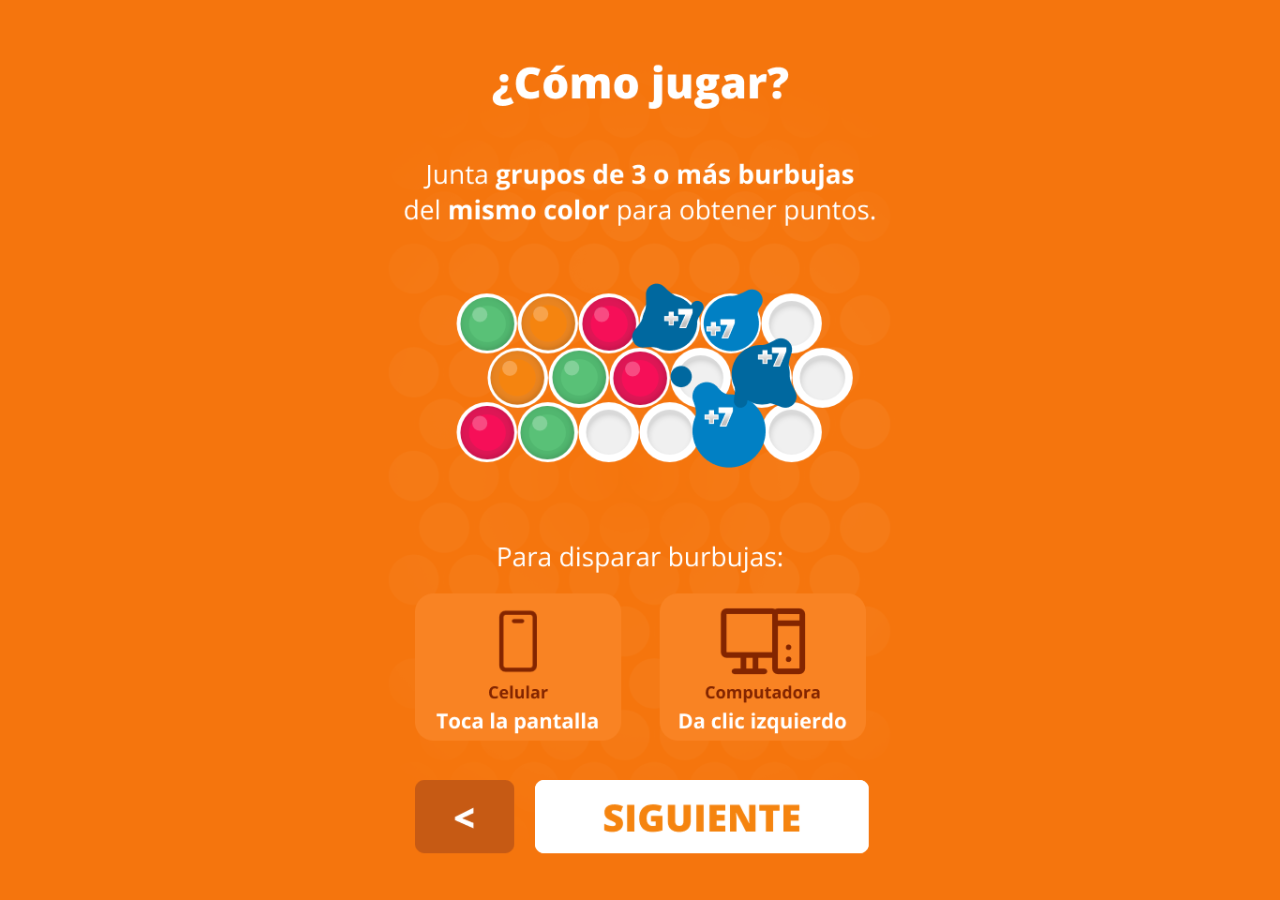
<file: activity/index.html>
<!DOCTYPE html PUBLIC "-//W3C//DTD XHTML 1.0 Transitional//EN" "http://www.w3.org/TR/xhtml1/DTD/xhtml1-transitional.dtd"><html><head><meta charset="utf-8"><meta http-equiv="content-type" content="text/html; charset=utf-8"><meta name="viewport" content="width=device-width,initial-scale=1,user-scalable=no"><title>Blue Pure Loyalty</title><meta http-equiv="content-script-type" content="text/javascript"><meta http-equiv="content-style-type" content="text/css"><meta name="generator" content="ct.js Game Editor"><link type="text/css" href="ct.css" rel="stylesheet"><meta name="theme-color" content="#F58428"><meta name="application-name" content="Blue Pure Loyalty"><link rel="icon" type="image/png" sizes="16x16" href="favicon-16x16.png"><link rel="icon" type="image/png" sizes="32x32" href="favicon-32x32.png"><link rel="icon" type="image/png" sizes="48x48" href="favicon-48x48.png"><link rel="icon" type="image/png" sizes="64x64" href="favicon-64x64.png"><meta name="apple-mobile-web-app-capable" content="yes"><meta name="apple-mobile-web-app-title" content="Blue Pure Loyalty"><meta name="apple-mobile-web-app-status-bar-style" content="default"><link rel="apple-touch-icon" sizes="57x57" href="apple-touch-icon-57x57.png"><link rel="apple-touch-icon" sizes="60x60" href="apple-touch-icon-60x60.png"><link rel="apple-touch-icon" sizes="72x72" href="apple-touch-icon-72x72.png"><link rel="apple-touch-icon" sizes="76x76" href="apple-touch-icon-76x76.png"><link rel="apple-touch-icon" sizes="114x114" href="apple-touch-icon-114x114.png"><link rel="apple-touch-icon" sizes="120x120" href="apple-touch-icon-120x120.png"><link rel="apple-touch-icon" sizes="144x144" href="apple-touch-icon-144x144.png"><link rel="apple-touch-icon" sizes="152x152" href="apple-touch-icon-152x152.png"><link rel="apple-touch-icon" sizes="167x167" href="apple-touch-icon-167x167.png"><link rel="apple-touch-icon" sizes="180x180" href="apple-touch-icon-180x180.png"><link rel="apple-touch-icon" sizes="1024x1024" href="apple-touch-icon-1024x1024.png"><link rel="icon" type="image/png" sizes="228x228" href="coast-228x228.png"><meta name="msapplication-TileColor" content="#F58428"><meta name="msapplication-TileImage" content="mstile-144x144.png"></head><body><script type="text/javascript" src="./sscd.min.js"></script><script type="text/javascript" src="./howler.min.js"></script><div id="ct"><div class="ct-aLoadingScreen"><div class="ct-aLoadingProgress" data-progress="0"><div class="ct-aMadeWithImage"><svg width="1035" height="894" viewBox="0 0 1035 894" fill="none" xmlns="http://www.w3.org/2000/svg"><path fill-rule="evenodd" clip-rule="evenodd" d="M523 222l-2 7a18 18 0 01-11 9 30 30 0 01-17 0 18 18 0 01-11-10c-2-2-3-5-3-8l1-4 4-2c1-1 3 0 4 1l2 3 1 5a8 8 0 005 4l5 1 6-1 2-1 2-2 1-4 3-4h4l3 2c1 1 2 3 1 4zm-39-111c12 3 3 25-1 35-3 10-11 33-21 31-9-2-6-25-2-39 5-15 13-30 24-27zM257 556c-19-47 19-174 67-296l20-46C396 97 450 25 505 0a180 180 0 00-1 69 362 362 0 01120 21c18-14 34-24 48-30s33-10 57-12c-39 123-60 209-63 255-7 115 3 189 6 221 14 2 29 1 50-7 13-5 29-19 24-42-3-15-23-18-35-16-5 0-15-1-18-9-2-9 5-16 11-18 13-6 41-10 60 8 17 16 18 39 14 57-3 17-15 29-25 37-20 15-53 24-80 28-1 18-17 25-29 31-39 17-111 26-186 22-108-4-188-25-201-59zm326-430c12 3 5 25 2 35-4 10-12 33-21 31-10-2-7-26-2-40 4-14 10-29 21-26z" fill="currentColor"/><path d="M93 709c3 0 5 2 6 7a2334 2334 0 01-2 124l-8 2c-4 0-5-2-5-6v-45a656 656 0 00-1-38c-5 8-11 15-18 20-8 5-16 7-25 7s-17-4-23-11a902 902 0 00-1 64c0 3-1 5-3 7l-7 2c-4 0-6-2-6-6V722c0-2 1-5 3-7 1-2 3-3 5-3l6 2c2 1 2 3 3 5 0 15 3 26 7 33s9 11 15 11a36 36 0 0025-10c3-3 6-6 8-11 4-6 7-15 11-24 2-6 5-9 10-9zM172 749c6 0 9 5 9 15v30l3 45c0 4-4 5-11 5h-3c-1 0-2 0-3-2v-4-6c-7 7-15 10-25 10-19 0-28-15-28-44 0-16 3-28 9-36s15-13 26-13c5 0 11 1 16 3 2-2 4-3 7-3zm-20 18c-8 0-14 2-17 6-4 5-6 13-6 25 0 19 5 29 16 29 3 0 6-1 9-4 4-2 6-5 7-8 3-7 4-15 4-24 0-8-1-15-3-18-2-4-6-6-10-6zM243 748l-1-38c0-7 3-11 7-11 5 0 8 2 8 6l1 31a2026 2026 0 003 101c0 4-3 6-9 6-4 0-6-2-6-8-5 5-12 7-20 7-10 0-18-4-25-11-6-8-9-17-9-28s2-21 7-31c4-9 11-16 21-20a43 43 0 0123-4zm1 28l-4-7-4-3h-6l-7 2c-3 2-6 4-8 8a44 44 0 00-2 42c3 5 8 8 13 8 6 0 11-3 14-9 4-6 5-13 5-22l-1-19zM302 749c7 0 13 2 20 7 6 4 9 9 9 15s-2 12-7 18c-6 5-13 9-21 10l-17 1c1 11 4 18 9 22l5 2c8 0 15-2 21-8 5-5 9-8 12-8l5 3 3 6c0 3-4 8-13 15l-13 8-15 3c-12 0-20-8-26-23-3-9-5-19-5-30s3-21 8-29 13-12 25-12zm1 14c-5 0-10 3-13 9-2 2-3 6-4 13 18 0 28-4 28-13 0-6-4-9-11-9zM415 842c-4 0-9-9-13-27-4-17-6-37-6-59 0-2 1-4 3-5 2-2 3-2 5-2l4 1 1 4c0 21 4 41 11 60l5-10 6-10c2-3 5-4 8-4 2 0 5 2 8 6l8 14 4 7c4-11 5-21 5-31l-1-30c0-2 1-4 3-5l6-3c4 0 6 8 6 23v11c0 18-3 34-9 48-3 8-6 12-11 12-2 0-4-2-7-5l-7-14-6-12-6 11-5 11-5 6c-2 2-5 3-7 3zM504 716c3 0 5 1 7 3s3 5 3 7c0 3-1 5-3 8l-7 3c-3 0-5-1-7-3s-3-5-3-8c0-6 3-10 10-10zm9 104v14c0 3-1 5-3 7l-6 2c-4 0-6-1-6-5a4177 4177 0 01-2-87c1-2 2-4 5-4 7 0 11 3 12 9l1 7-1 13v44zM541 749h14v-41c0-3 1-5 3-6l6-3 4 2a1986 1986 0 001 47h24c4 0 6 2 6 7 0 3-1 6-3 7-2 2-4 3-7 3h-19a611 611 0 005 73c0 2-1 2-2 3l-7 1c-3 0-5-1-5-5-3-17-5-41-6-72l-13 1c-8 0-12-3-12-7 0-7 3-10 11-10zM626 777l2 47-1 11c0 2-1 4-3 5-1 2-3 2-7 2-2 0-3-1-4-3l-2-8-4-66-2-57c0-3 1-5 3-7l7-2c3 0 6 3 6 9l2 24v21c7-3 14-5 20-5 16 0 26 7 30 21 2 7 3 17 3 29a231 231 0 01-2 36c0 3-1 5-3 6l-7 2c-4 0-6-2-6-6l2-35-1-14c0-7-1-13-4-17-2-4-6-6-13-6-11 0-16 5-16 13zM732 795c0-9 2-17 7-24a47 47 0 0156-19c4 1 7 3 7 6s-1 5-3 8c-1 3-3 4-6 4l-8-2-8-2c-7 0-14 2-19 8-6 6-9 13-9 23 0 9 2 16 5 21 3 4 8 6 15 6 3 0 8-1 15-5l14-5 4 2 2 4c0 3-3 6-7 10a52 52 0 01-31 12c-11 0-19-4-25-12-6-9-9-20-9-35zM817 749h14v-41c0-3 1-5 3-6l6-3 5 2a1978 1978 0 001 47h24c4 0 6 2 6 7 0 3-1 6-4 7l-6 3h-19a610 610 0 005 73l-3 3-7 1c-2 0-4-1-5-5-2-17-4-41-5-72l-14 1c-8 0-12-3-12-7 0-7 4-10 11-10zM895 818c3 0 5 1 7 3 3 2 4 5 4 9 0 3-1 6-3 8-2 3-5 4-8 4l-7-2c-2-2-4-4-4-8l3-9c3-3 5-5 8-5zM938 717c3 0 5 1 7 3s3 5 3 7c0 3-1 5-3 8-2 2-5 3-7 3-3 0-5-1-7-3s-3-5-3-8c0-6 3-10 10-10zm-6 39c0-2 0-4 2-5 2-2 5-3 8-3s5 2 6 5a413 413 0 01-5 125c-5 11-13 16-25 16-6 0-11-2-15-6-5-3-7-8-7-13 0-3 1-5 3-6 2-2 4-3 7-3l5 2 2 4c2 4 4 6 7 6 4 0 6-3 9-8a319 319 0 006-50c-1-31-1-52-3-64zM974 774c0-8 3-14 9-19 5-4 12-7 19-7 8 0 15 2 21 4 7 3 11 6 11 11 0 2-1 4-3 5-2 2-3 2-5 2h-3l-8-4-12-3c-4 0-7 1-10 3s-4 4-4 8 1 7 4 9l17 6c8 1 14 3 18 6s6 8 6 16c0 11-2 19-8 23-6 5-13 7-21 7-9 0-16-1-22-3-5-3-8-6-8-11s2-7 8-7l8 2c5 2 9 3 14 3 4 0 8-1 10-4s4-6 4-10-2-6-5-8-8-3-14-4-11-2-14-4c-8-3-12-10-12-21z" fill="currentColor"/></svg></div><span class="ct-aLoadingLabel">Cargando...</span><div style="width: 0%;" class="ct-aLoadingBar"></div></div></div></div><script src="pixi.min.js"></script><script src="pixi-particles.min.js"></script><script async src="ct.js"></script></body></html>
</file>
<file: activity/ct.css>
*{margin:0;padding:0;border:0}body{background:#F5750D;font-family:sans-serif;position:relative;width:100%;height:100vh}#ct{position:relative;display:inline-block;width:100%;height:100%}.ct-aLoadingScreen{position:absolute;left:0;right:0;top:0;bottom:0;background:#446adb;background:#f58428;color:#fff;color:#000;z-index:2}.ct-aLoadingProgress{position:absolute;left:50%;top:50%;transform:translate(-50%,-50%);font-size:1.5rem;font-style:italic;padding:1rem 2rem;text-align:center}.ct-aLoadingBar{content:'';height:.2rem;border-radius:1rem;position:absolute;background:#446adb;background:#000;left:0;bottom:0;transition:1s cubic-bezier(.31,.59,.29,1) width}.ct-aMadeWithImage{margin-bottom:1rem}.ct-aMadeWithImage svg{width:33vw;height:auto}.ct-aLoadingScreen.hidden{visibility:hidden;display:none}.ct-aMadeWithImage{display:none}@font-face{font-family:OpenSans-Regular;src:url(fonts/f446f037a-6d46-40de-beb7-5007d21290c2.ttf.woff) format('woff'),url(fonts/f446f037a-6d46-40de-beb7-5007d21290c2.ttf) format('truetype')}@font-face{font-family:OpenSans-ExtraBold;src:url(fonts/f9fbd8c1b-0668-412e-9c99-4ca90123a2a4.ttf.woff) format('woff'),url(fonts/f9fbd8c1b-0668-412e-9c99-4ca90123a2a4.ttf) format('truetype')}
</file>
